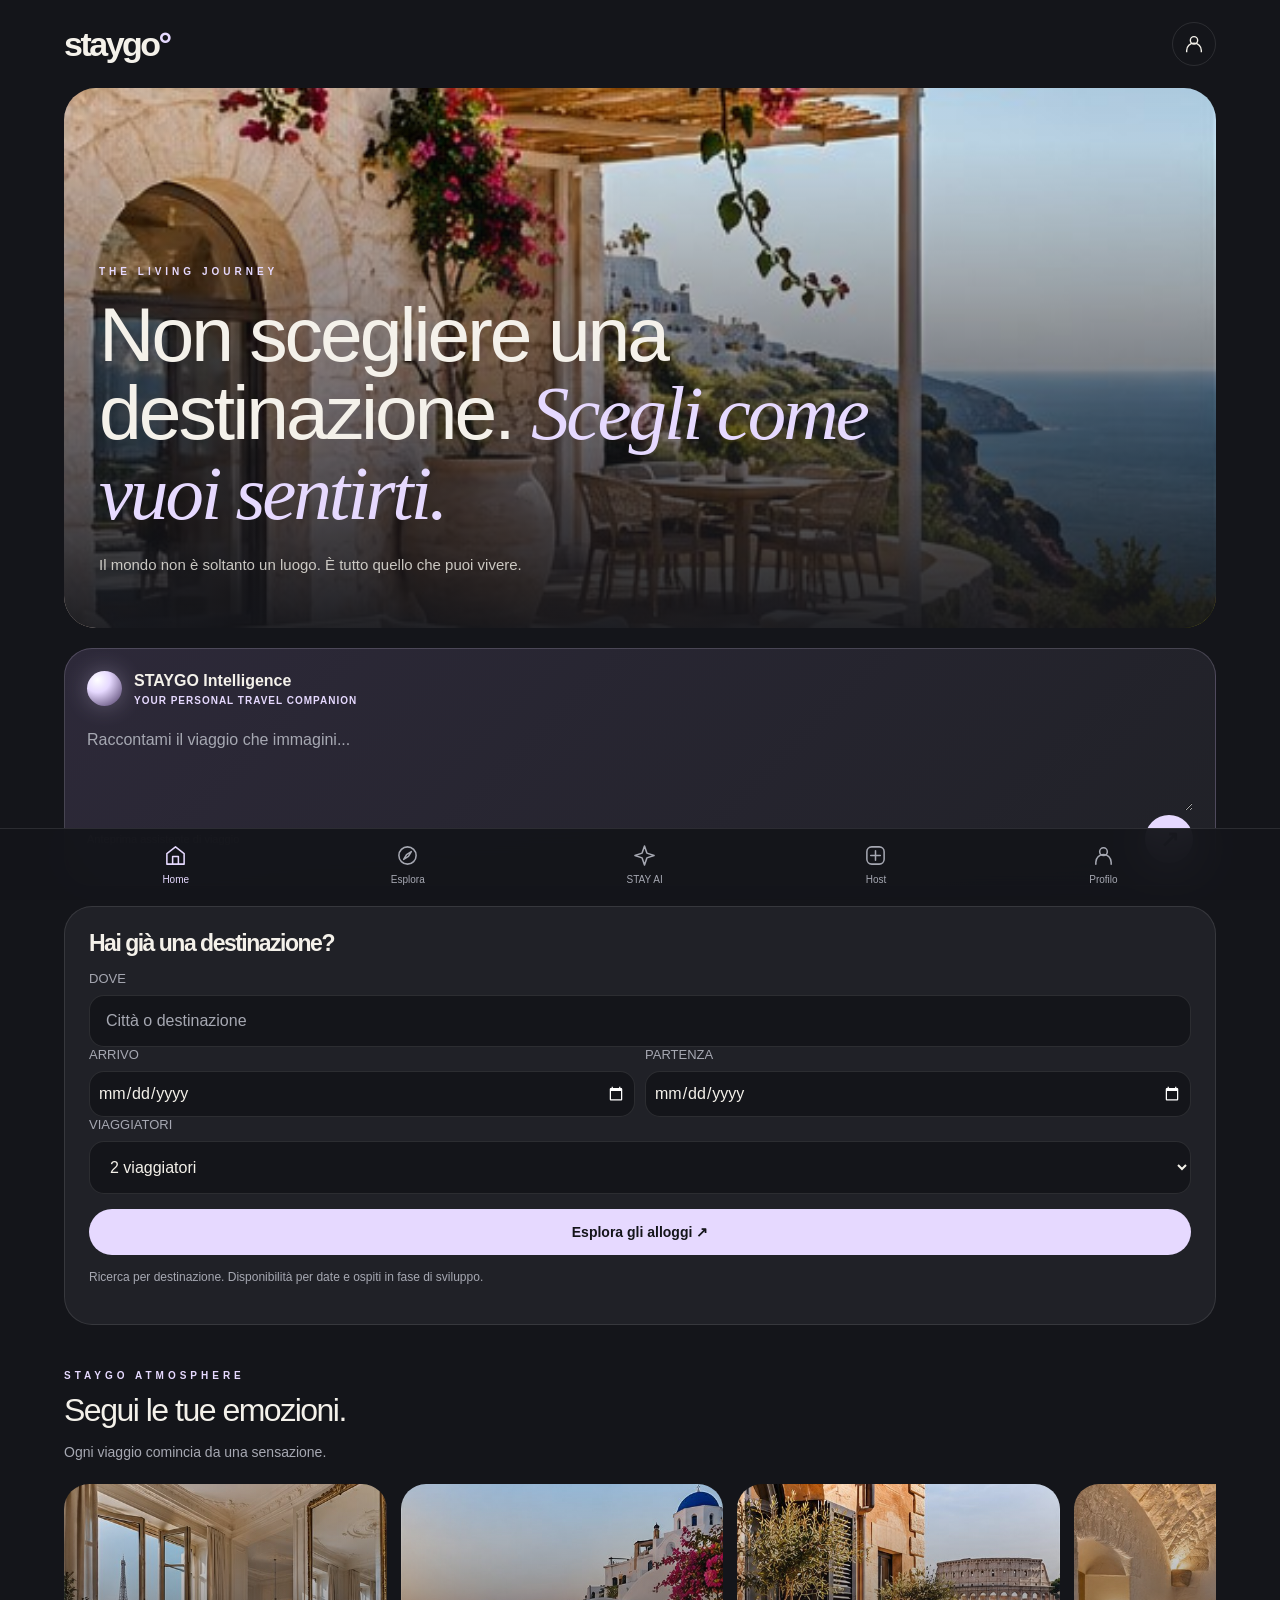
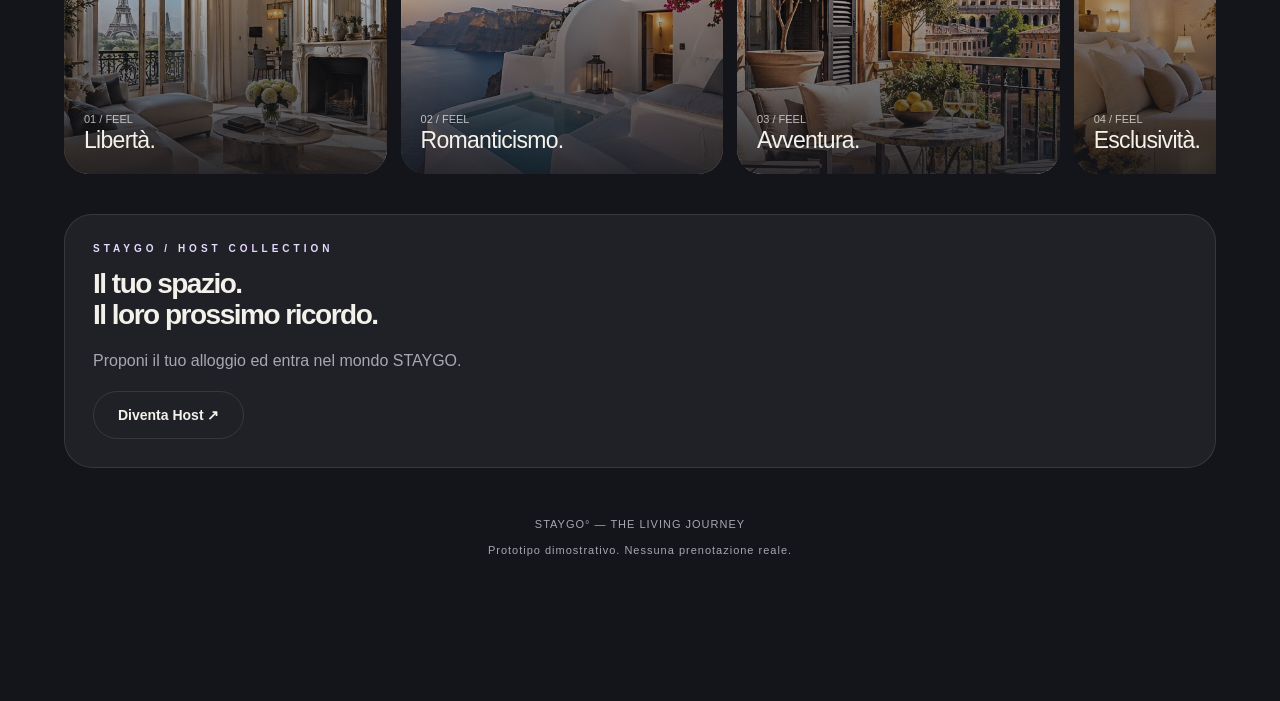
<file: index.html>
<!DOCTYPE html>
<html lang="it">
<head>
<meta charset="UTF-8">
<meta name="viewport" content="width=device-width, initial-scale=1, viewport-fit=cover">
<meta name="theme-color" content="#14151A">
<title>STAYGO° — The Living Journey</title>
<link rel="stylesheet" href="style.css">

<style>
body{padding-bottom:100px}
.home-header{
  display:flex;
  align-items:center;
  justify-content:space-between;
  padding:22px 5%;
  border:0;
}
.home-logo{
  font-size:34px;
  font-weight:800;
  letter-spacing:-2.5px;
}
.home-logo span{color:var(--moon)}
.profile-icon{
  width:44px;
  height:44px;
  border:1px solid var(--border);
  border-radius:50%;
  display:grid;
  place-items:center;
}
.home-main{
  width:90%;
  max-width:1400px;
  margin:auto;
}
.cover{
  min-height:540px;
  position:relative;
  overflow:hidden;
  border-radius:32px;
  display:flex;
  align-items:flex-end;
  isolation:isolate;
}
.cover>img{
  position:absolute;
  inset:0;
  width:100%;
  height:100%;
  object-fit:cover;
  z-index:-2;
}
.cover:after{
  content:"";
  position:absolute;
  inset:0;
  background:linear-gradient(
    180deg,#14151A10 10%,#14151Aef 100%
  );
  z-index:-1;
}
.cover-content{
  padding:35px;
  max-width:850px;
}
.cover h1{
  font-size:clamp(40px,6vw,78px);
  font-weight:500;
  letter-spacing:-3px;
  line-height:1.02;
  margin:18px 0;
}
.cover h1 em{
  color:var(--moon);
  font-family:Georgia,serif;
  font-weight:400;
}
.cover p{
  color:#F4F1EACC;
  font-size:15px;
}
.ai-entry{
  background:linear-gradient(
    135deg,#2D2939,#202127
  );
  border:1px solid #E6D9FF30;
  border-radius:28px;
  padding:22px;
  margin:20px 0;
}
.ai-heading{
  display:flex;
  align-items:center;
  gap:12px;
  margin-bottom:15px;
}
.orb{
  width:35px;
  height:35px;
  border-radius:50%;
  background:radial-gradient(
    circle at 30% 25%,
    #fff,#E6D9FF 35%,#76668F 80%
  );
  box-shadow:0 0 24px #E6D9FF50;
}
.ai-entry textarea{
  background:transparent;
  border:0;
  padding:10px 0;
  min-height:90px;
  margin:0;
  resize:vertical;
}
.ai-bottom{
  display:flex;
  align-items:center;
  justify-content:space-between;
  gap:15px;
}
.ai-bottom small{
  color:var(--muted);
  font-size:11px;
}
.round-button{
  width:48px;
  height:48px;
  padding:0;
  border-radius:50%;
  font-size:23px;
}
.quick-search{
  padding:24px;
  background:var(--surface);
  border-radius:28px;
  border:1px solid var(--border);
}
.quick-search h2{
  font-size:23px;
  margin:0 0 15px;
}
.quick-search button{
  width:100%;
  margin-top:15px;
}
.search-dates{
  display:grid;
  grid-template-columns:1fr 1fr;
  gap:10px;
}
.search-dates input{
  min-width:0;
  padding:12px 8px;
}
.section-heading{
  margin:45px 0 20px;
}
.section-heading h2{
  margin:12px 0;
  font-weight:500;
  font-size:32px;
}
.section-heading p{
  margin:0;
  font-size:14px;
}
.atmospheres{
  display:grid;
  grid-auto-flow:column;
  grid-auto-columns:28%;
  gap:14px;
  overflow-x:auto;
  scroll-snap-type:x mandatory;
  scrollbar-width:none;
}
.atmospheres::-webkit-scrollbar{
  display:none;
}
.mood{
  position:relative;
  height:290px;
  border-radius:25px;
  overflow:hidden;
  scroll-snap-align:start;
  isolation:isolate;
}
.mood img{
  position:absolute;
  inset:0;
  width:100%;
  height:100%;
  object-fit:cover;
  z-index:-2;
}
.mood:after{
  content:"";
  position:absolute;
  inset:0;
  background:linear-gradient(
    transparent,#14151Adf
  );
  z-index:-1;
}
.mood-content{
  position:absolute;
  bottom:20px;
  left:20px;
  right:15px;
}
.mood-content strong{
  display:block;
  font-size:23px;
  font-weight:500;
  letter-spacing:-.7px;
}
.mood-content small{
  color:#F4F1EABB;
  font-size:11px;
}
.host-banner{
  padding:28px;
  margin:40px 0 20px;
  border:1px solid var(--border);
  border-radius:28px;
  background:var(--surface);
}
.host-banner h2{
  font-size:28px;
  margin:15px 0;
}
.home-footer{
  padding:30px 0;
  text-align:center;
  font-size:11px;
  color:var(--muted);
  letter-spacing:1px;
}
@media(max-width:760px){
  .cover{min-height:460px}
  .cover-content{padding:25px}
  .cover h1{font-size:43px}
  .atmospheres{grid-auto-columns:65%}
  .mood{height:260px}
}
</style>
</head>

<body>

<header class="home-header">
  <a class="home-logo" href="index.html">
    staygo<span>°</span>
  </a>

  <a class="profile-icon"
     href="account.html"
     aria-label="Profilo">
    <svg width="22" height="22"
      viewBox="0 0 24 24"
      fill="none" stroke="currentColor"
      stroke-width="1.5">
      <circle cx="12" cy="8" r="4"/>
      <path d="M4 21v-2a8 8 0 0116 0v2"/>
    </svg>
  </a>
</header>

<main class="home-main">

  <section class="cover">

<img id="dynamicCover"
     src="foto-1.jpg"
     alt="Ispirazione per il prossimo viaggio"
     fetchpriority="high">

    <div class="cover-content">

      <div class="eyebrow">
        The Living Journey
      </div>

      <h1>
        Non scegliere una destinazione.
        <em>Scegli come vuoi sentirti.</em>
      </h1>

      <p>
        Il mondo non è soltanto un luogo.
        È tutto quello che puoi vivere.
      </p>

    </div>

  </section>

  <form class="ai-entry" id="dreamForm">

    <div class="ai-heading">
      <div class="orb"></div>
      <div>
        <strong>STAYGO Intelligence</strong>
        <div class="eyebrow"
          style="letter-spacing:1px;margin-top:5px">
          Your personal travel companion
        </div>
      </div>
    </div>

    <textarea
      id="dream"
      maxlength="1000"
      required
      aria-label="Descrivi il tuo viaggio"
      placeholder="Raccontami il viaggio che immagini...">
    </textarea>

    <div class="ai-bottom">
      <small>Anteprima assistente di viaggio</small>
      <button class="round-button"
        type="submit"
        aria-label="Organizza il viaggio">
        ↗
      </button>
    </div>

  </form>

  <form class="quick-search" id="quickSearch">

    <h2>Hai già una destinazione?</h2>

    <label>
      DOVE
      <input id="destination"
        placeholder="Città o destinazione">
    </label>

    <div class="search-dates">

      <label>
        ARRIVO
        <input type="date" id="arrival">
      </label>

      <label>
        PARTENZA
        <input type="date" id="departure">
      </label>

    </div>

    <label>
      VIAGGIATORI
      <select id="travellers">
        <option value="1">1 viaggiatore</option>
        <option value="2" selected>2 viaggiatori</option>
        <option value="3">3 viaggiatori</option>
        <option value="4">4 viaggiatori</option>
        <option value="5">5 viaggiatori</option>
        <option value="6">6 viaggiatori</option>
        <option value="8">8 viaggiatori</option>
        <option value="10">10 viaggiatori</option>
      </select>
    </label>

    <button type="submit">
      Esplora gli alloggi ↗
    </button>

    <p class="notice">
      Ricerca per destinazione.
      Disponibilità per date e ospiti
      in fase di sviluppo.
    </p>

  </form>

  <div class="section-heading">

    <div class="eyebrow">
      STAYGO Atmosphere
    </div>

    <h2>Segui le tue emozioni.</h2>

    <p>
      Ogni viaggio comincia da una sensazione.
    </p>

  </div>

  <div class="atmospheres">

    <a class="mood"
      href="ai.html?mood=liberta">
    <img data-mood="liberta" src="foto-2.jpg"
        alt="Ispirazione di viaggio">
      <div class="mood-content">
        <small>01 / FEEL</small>
        <strong>Libertà.</strong>
      </div>
    </a>

    <a class="mood"
      href="ai.html?mood=romanticismo">
     <img data-mood="romanticismo" src="foto-3.jpg"
        alt="Ispirazione romantica">
      <div class="mood-content">
        <small>02 / FEEL</small>
        <strong>Romanticismo.</strong>
      </div>
    </a>

    <a class="mood"
      href="ai.html?mood=avventura">
     <img data-mood="avventura" src="foto-4.jpg"
        alt="Ispirazione per nuove esperienze">
      <div class="mood-content">
        <small>03 / FEEL</small>
        <strong>Avventura.</strong>
      </div>
    </a>

    <a class="mood"
      href="ai.html?mood=esclusivita">
    <img data-mood="esclusivita" src="foto-5.jpg"
        alt="Ispirazione per soggiorni esclusivi">
      <div class="mood-content">
        <small>04 / FEEL</small>
        <strong>Esclusività.</strong>
      </div>
    </a>

    <a class="mood"
      href="ai.html?mood=relax">
     <img data-mood="relax" src="foto-6.jpg"
        alt="Ispirazione per il relax">
      <div class="mood-content">
        <small>05 / FEEL</small>
        <strong>Silenzio.</strong>
      </div>
    </a>

  </div>

  <section class="host-banner">

    <div class="eyebrow">
      STAYGO / Host Collection
    </div>

    <h2>Il tuo spazio.<br>Il loro prossimo ricordo.</h2>

    <p>
      Proponi il tuo alloggio ed entra
      nel mondo STAYGO.
    </p>

    <a class="outline" href="host.html">
      Diventa Host ↗
    </a>

  </section>

  <footer class="home-footer">
    STAYGO° — THE LIVING JOURNEY
    <p>
      Prototipo dimostrativo.
      Nessuna prenotazione reale.
    </p>
  </footer>

</main>

<nav class="bottom-nav"
  aria-label="Navigazione principale">

  <a class="active"
    href="index.html"
    aria-current="page">
    <svg viewBox="0 0 24 24">
      <path d="M3 10l9-7 9 7v11H3z"/>
      <path d="M9 21v-8h6v8"/>
    </svg>
    Home
  </a>

  <a href="alloggi.html">
    <svg viewBox="0 0 24 24">
      <circle cx="12" cy="12" r="9"/>
      <path d="M16 8l-3 5-5 3 3-5z"/>
    </svg>
    Esplora
  </a>

  <a href="ai.html">
    <svg viewBox="0 0 24 24">
      <path d="M12 2l2.5 7.5L22 12l-7.5 2.5L12 22l-2.5-7.5L2 12l7.5-2.5z"/>
    </svg>
    STAY AI
  </a>

  <a href="host.html">
    <svg viewBox="0 0 24 24">
      <rect x="3" y="3" width="18" height="18" rx="5"/>
      <path d="M12 7v10M7 12h10"/>
    </svg>
    Host
  </a>

  <a href="account.html">
    <svg viewBox="0 0 24 24">
      <circle cx="12" cy="8" r="4"/>
      <path d="M4 21v-2a8 8 0 0116 0v2"/>
    </svg>
    Profilo
  </a>

</nav>

<script>
const $ = id => document.getElementById(id);

function localDate(d){
  return d.getFullYear()+'-'+
    String(d.getMonth()+1).padStart(2,'0')+'-'+
    String(d.getDate()).padStart(2,'0');
}

$('arrival').min = localDate(new Date());

$('arrival').onchange = () => {
  if(!$('arrival').value) return;

  const next = new Date(
    $('arrival').value+'T12:00:00'
  );

  next.setDate(next.getDate()+1);
  $('departure').min = localDate(next);

  if($('departure').value < $('departure').min){
    $('departure').value = '';
  }
};

$('quickSearch').onsubmit = e => {
  e.preventDefault();

  const params = new URLSearchParams({
    city:$('destination').value.trim(),
    arrival:$('arrival').value,
    departure:$('departure').value,
    guests:$('travellers').value
  });

  location.href = 'alloggi.html?'+params;
};

$('dream').value = '';

$('dreamForm').onsubmit = e => {
  e.preventDefault();

  const dream = $('dream').value.trim();
  if(!dream) return;

  sessionStorage.setItem('staygoDream',dream);

  location.href = 'ai.html';
};
</script>
<script src="dynamic.js" defer></script>
</body>
</html>
</file>
<file: style.css>
:root {
  --dark: #14151A;
  --surface: #202127;
  --surface-light: #2B2C34;
  --light: #F4F1EA;
  --moon: #E6D9FF;
  --muted: #A6A8B2;
  --border: rgba(255,255,255,.10);
  --radius: 26px;
}

* {
  box-sizing: border-box;
}

html {
  scroll-behavior: smooth;
  color-scheme: dark;
}

body {
  margin: 0;
  background: var(--dark);
  color: var(--light);
  font-family: -apple-system, BlinkMacSystemFont,
  "Segoe UI", sans-serif;
  -webkit-font-smoothing: antialiased;
}

[hidden] {
  display: none !important;
}

.hidden {
  display: none !important;
}

a {
  color: inherit;
  text-decoration: none;
}

img {
  max-width: 100%;
  object-fit: cover;
}

button, input, select, textarea {
  font: inherit;
}

button, a, input, select, textarea {
  -webkit-tap-highlight-color: transparent;
}

.wrap {
  width: 90%;
  max-width: 1320px;
  margin: auto;
}

header {
  background: var(--dark);
  border-bottom: 1px solid var(--border);
}

.bar {
  display: flex;
  align-items: center;
  justify-content: space-between;
  gap: 24px;
  padding: 24px 0;
}

.logo {
  font-size: 32px;
  font-weight: 800;
  letter-spacing: -2px;
}

.logo span {
  color: var(--moon);
}

nav {
  display: flex;
  align-items: center;
  gap: 22px;
}

nav a {
  color: var(--muted);
  font-size: 14px;
  white-space: nowrap;
}

nav a.active {
  color: var(--moon);
}

h1, h2, h3 {
  font-weight: 550;
  letter-spacing: -1.5px;
  line-height: 1.1;
}

h1 {
  font-size: clamp(40px, 7vw, 88px);
  margin: 20px 0;
  letter-spacing: -3px;
}

h2 {
  font-size: clamp(26px, 4vw, 42px);
}

h3 {
  font-size: 24px;
}

p {
  color: var(--muted);
  line-height: 1.75;
}

.eyebrow {
  color: var(--moon);
  font-size: 10px;
  letter-spacing: 4px;
  text-transform: uppercase;
  font-weight: 600;
}

.hero {
  padding: 50px 0;
}

.hero.split .wrap {
  display: grid;
  grid-template-columns: 1fr 1fr;
  gap: 40px;
  align-items: center;
}

.hero img {
  width: 100%;
  min-height: 300px;
  border-radius: 30px;
}

.section {
  padding: 35px 0;
}

.panel {
  background: var(--surface);
  border: 1px solid var(--border);
  padding: 25px;
  border-radius: var(--radius);
  margin-bottom: 18px;
}

.panel img {
  border-radius: 18px;
}

button, .cta, .outline {
  display: inline-flex;
  align-items: center;
  justify-content: center;
  padding: 15px 24px;
  border-radius: 50px;
  font-size: 14px;
  font-weight: 650;
  cursor: pointer;
  transition: transform .2s, opacity .2s;
}

button, .cta {
  background: var(--moon);
  color: var(--dark);
  border: 0;
}

.outline {
  border: 1px solid var(--border);
  color: var(--light);
  background: transparent;
}

button:active, .cta:active {
  transform: scale(.97);
}

button:disabled {
  opacity: .4;
  cursor: default;
}

.actions {
  display: flex;
  flex-wrap: wrap;
  gap: 12px;
  margin-top: 25px;
}

.form {
  display: grid;
  grid-template-columns: 1fr 1fr;
  gap: 20px;
}

label {
  display: block;
  color: var(--muted);
  font-size: 13px;
}

input, select, textarea {
  width: 100%;
  min-width: 0;
  background: var(--dark);
  color: var(--light);
  border: 1px solid var(--border);
  padding: 16px;
  border-radius: 15px;
  margin-top: 9px;
  font-size: 16px;
  outline: none;
}

input:focus, select:focus, textarea:focus {
  border-color: var(--moon);
}

textarea {
  min-height: 130px;
  resize: vertical;
}

input::placeholder, textarea::placeholder {
  color: var(--muted);
}

.wide {
  grid-column: 1 / -1;
}

.grid {
  display: grid;
  grid-template-columns: repeat(3, minmax(0,1fr));
  gap: 20px;
}

.notice {
  font-size: 12px;
  color: var(--muted);
  line-height: 1.7;
}

.footer {
  border-top: 1px solid var(--border);
  padding: 35px 0;
  margin-top: 40px;
}

.footer p {
  font-size: 12px;
}

.bottom-nav {
  position: fixed;
  bottom: 0;
  left: 0;
  right: 0;
  z-index: 100;
  display: flex;
  justify-content: space-around;
  gap: 5px;
  padding: 15px 5%
    calc(15px + env(safe-area-inset-bottom));
  background: rgba(20,21,26,.94);
  backdrop-filter: blur(24px);
  -webkit-backdrop-filter: blur(24px);
  border-top: 1px solid var(--border);
}

.bottom-nav a {
  display: flex;
  flex-direction: column;
  align-items: center;
  gap: 7px;
  font-size: 10px;
}

.bottom-nav svg {
  width: 23px;
  height: 23px;
  fill: none;
  stroke: currentColor;
  stroke-width: 1.6;
  stroke-linecap: round;
  stroke-linejoin: round;
}

.bottom-nav a.active {
  color: var(--moon);
}

::selection {
  background: var(--moon);
  color: var(--dark);
}

@media(max-width: 760px) {

  .bar {
    flex-direction: column;
    align-items: flex-start;
    gap: 16px;
  }

  header nav {
    width: 100%;
    overflow-x: auto;
    scrollbar-width: none;
    padding-bottom: 8px;
  }

  .hero {
    padding: 25px 0;
  }

  .hero.split .wrap {
    grid-template-columns: 1fr;
    gap: 25px;
  }

  .form, .grid {
    grid-template-columns: 1fr;
  }

  .panel {
    padding: 20px;
  }

  h1 {
    letter-spacing: -2px;
  }

  .section {
    padding: 25px 0;
  }

  body:has(.bottom-nav) {
    padding-bottom: 100px;
  }
}

@media(prefers-reduced-motion: reduce) {
  * {
    scroll-behavior: auto !important;
    transition: none !important;
  }
}
</file>
